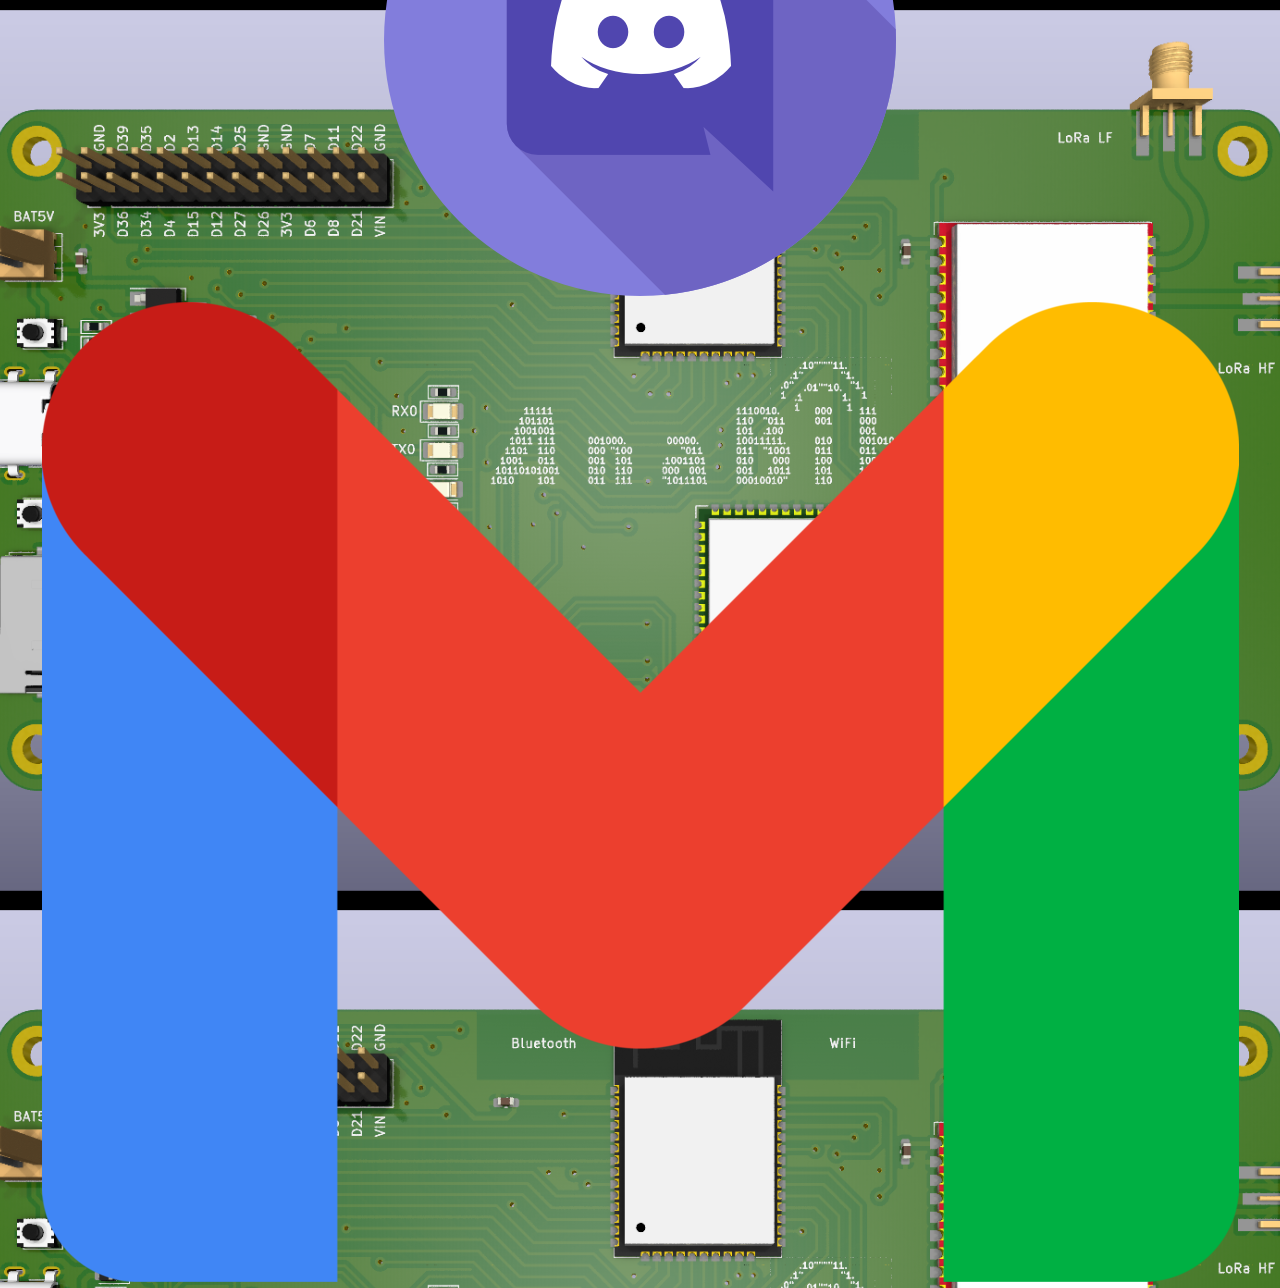
<file: wikiProyectos/AnaBit/index.html>
<!DOCTYPE html>
<html>
<head>
    <title>Bienvenido a la Wiki de AnaBit</title>
    <style>
        body {
            margin: 0;
            padding: 0;
            background-image: url("Multimedia/AnaBit3D.png"); /* URL de la imagen de fondo */
            background-size: cover;
            background-position: center;
            font-family: Arial, sans-serif;
        }

        #content {
            display: flex;
            flex-direction: column;
            align-items: center;
            justify-content: center;
            height: 100vh;
            color: white;
            text-align: center;
        }

        h1 {
            font-size: 40px;
            margin-bottom: 20px;
        }

        button {
            padding: 10px 20px;
            font-size: 18px;
            background-color: #f44336;
            border: none;
            color: white;
            cursor: pointer;
            transition: transform 0.3s;
        }

        button:hover {
            transform: scale(1.1);
        }

        .icons {
            margin-top: 40px;
        }

        .icons a {
            display: inline-block;
            margin: 0 10px;
            color: white;
            font-size: 24px;
            transition: transform 0.3s;
        }

        .icons a:hover {
            transform: translate(0, -5px);
        }
    </style>
</head>
<body>
    <div id="content">
        <h1>Bienvenido a la Wiki de AnaBit</h1>
        <button>Ingresar a Wiki</button>
        <div class="icons">
            <a href="https://discord.gg/tu_grupo_de_discord" target="_blank"><img src="Multimedia/Discord.png" alt="Discord"></a>
            <a href="mailto:saflorezprieto@gmail.com"><img src="Multimedia/gmail.png" alt="Email"></a>
        </div>
    </div>
</body>
</html>
</file>
